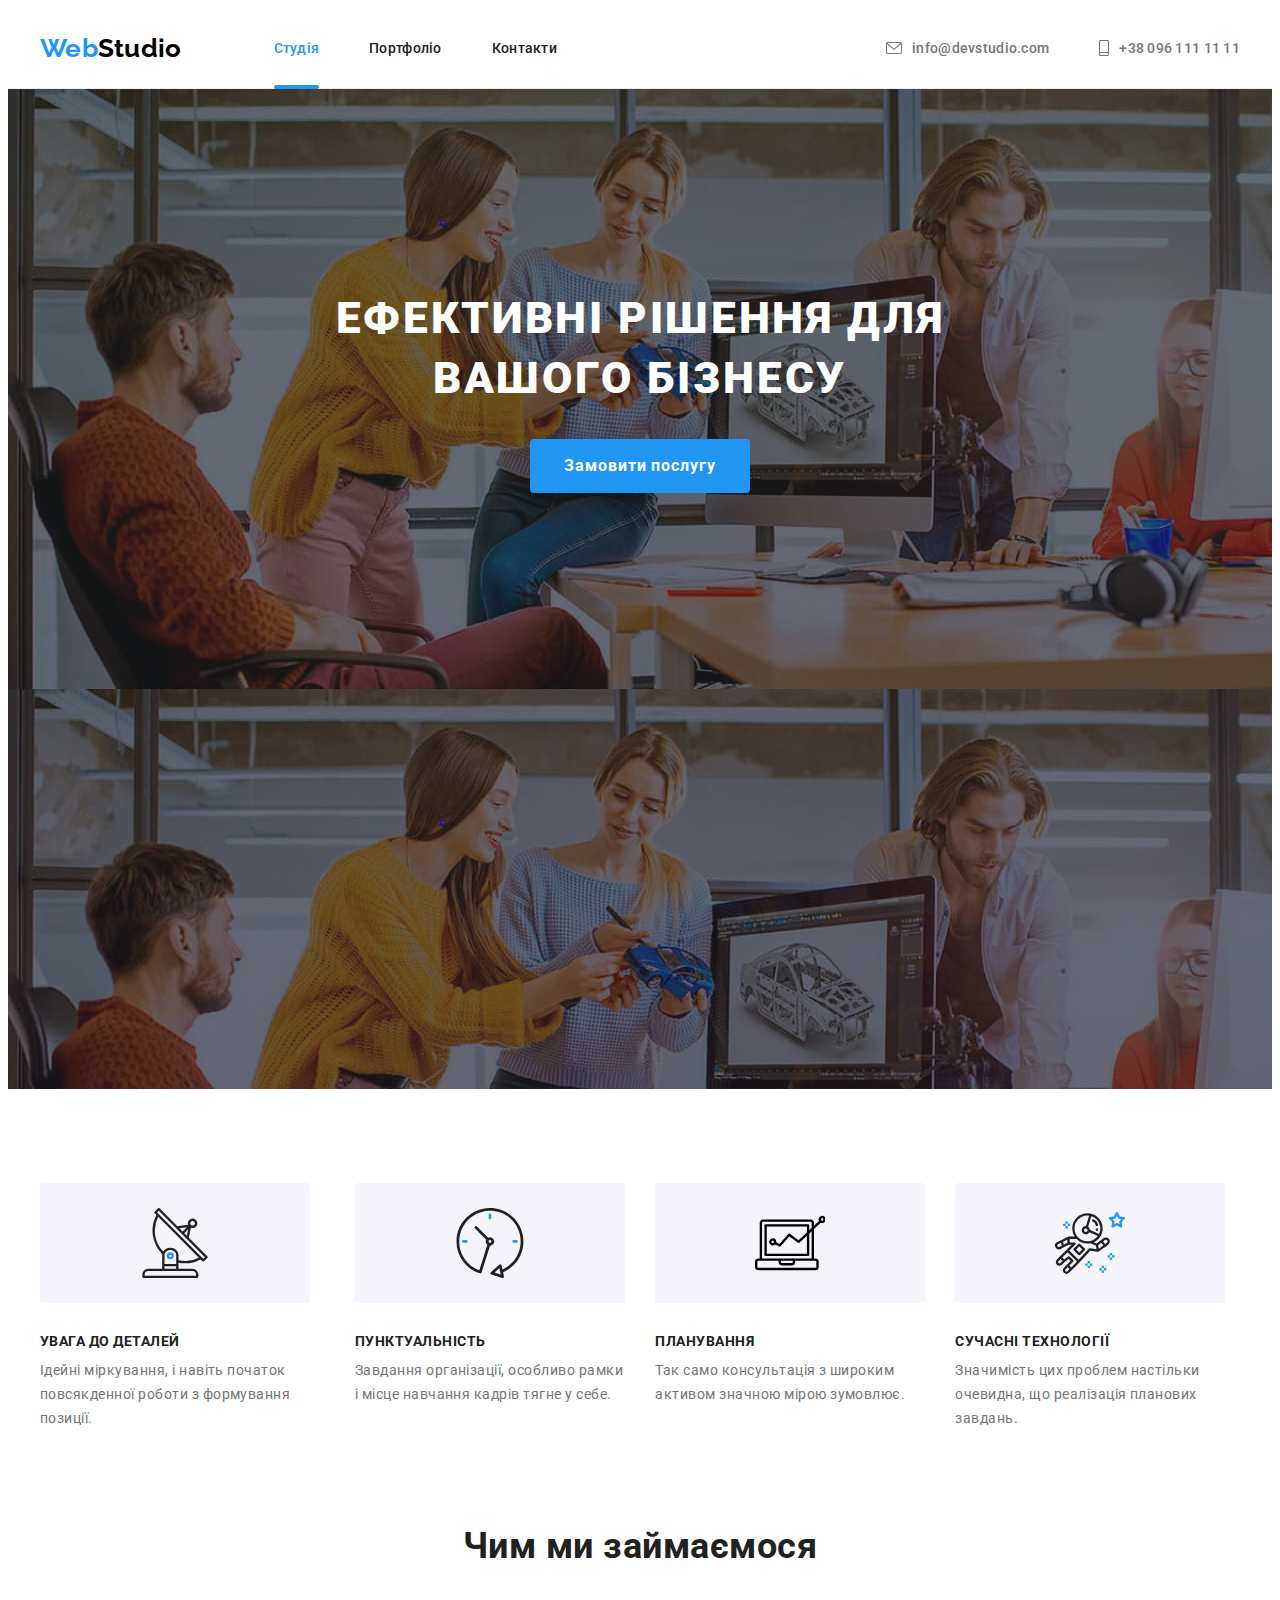
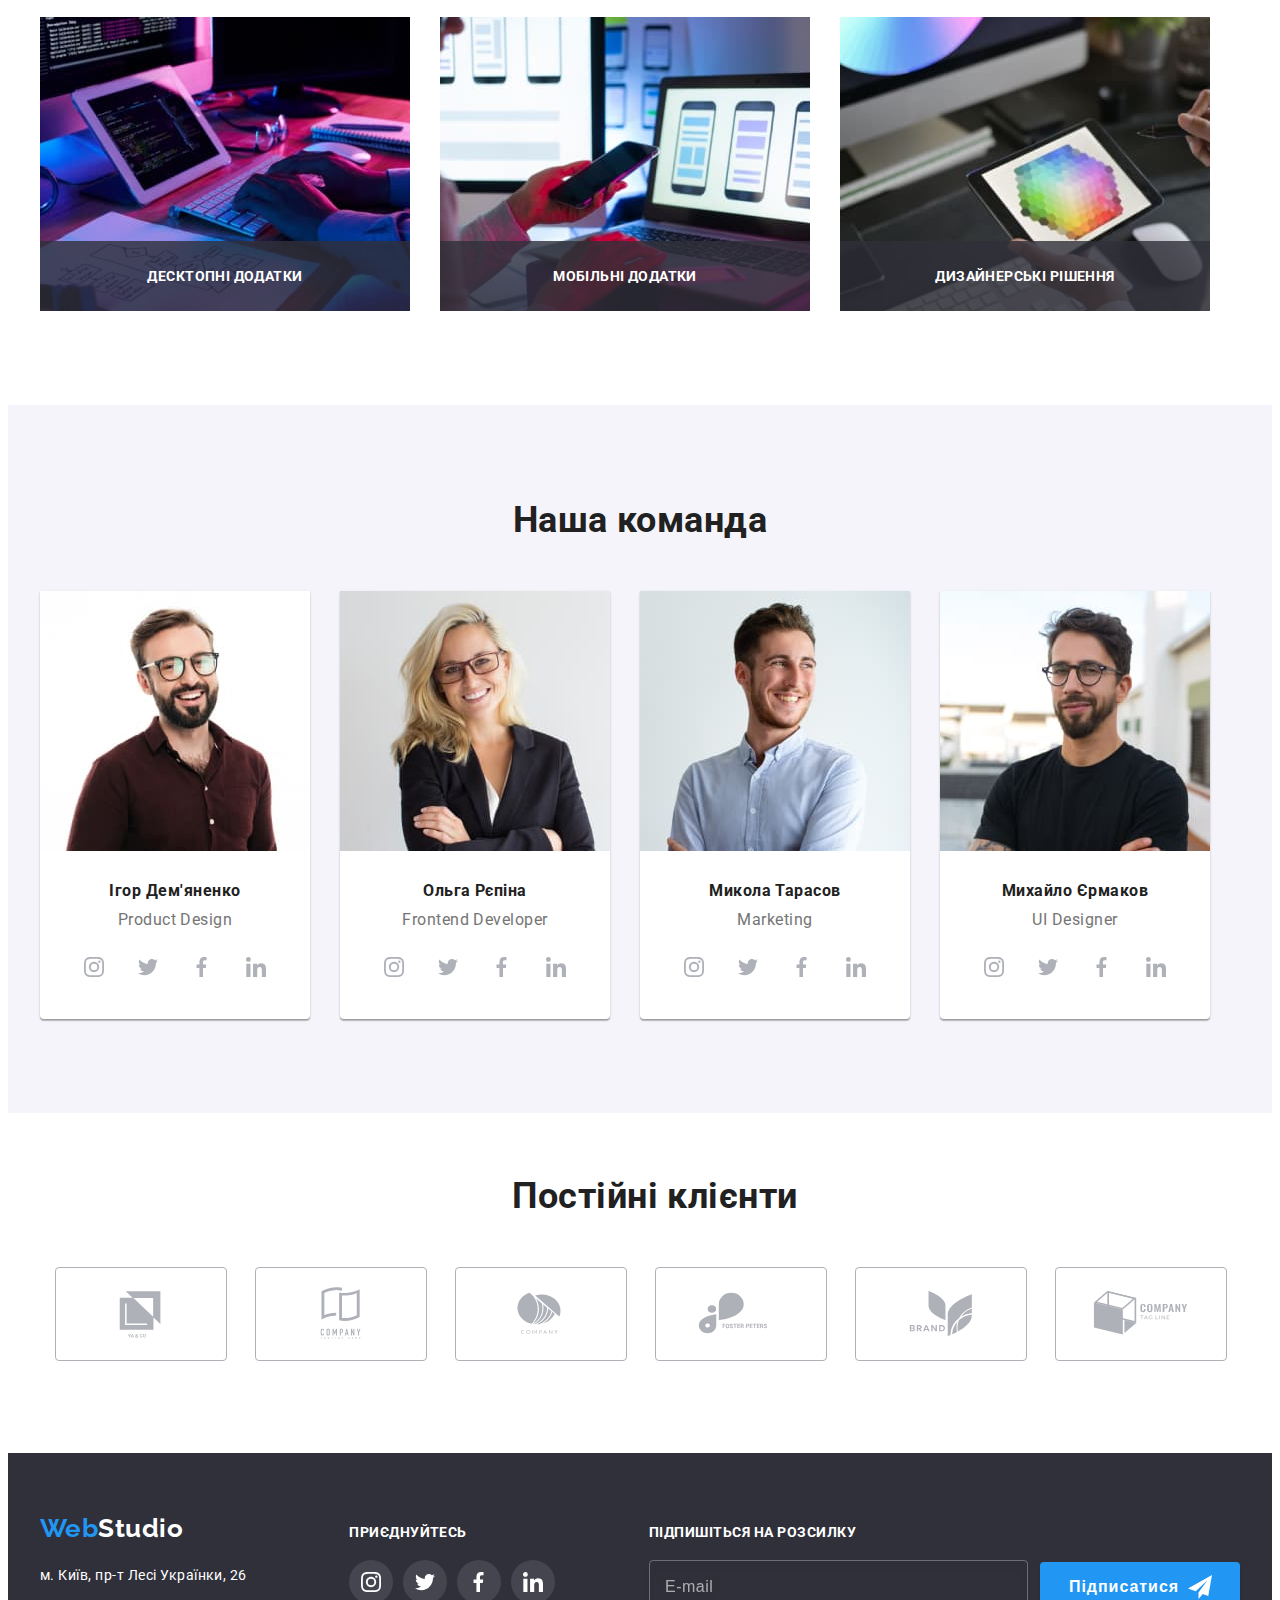
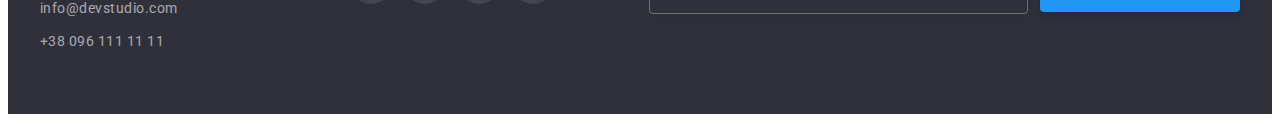
<file: index.html>
<!DOCTYPE html>
<html lang="uk">

<head>
  <meta charset="UTF-8">
  <meta http-equiv="X-UA-Compatible" content="IE=edge">
  <meta name="viewport" content="width=device-width, initial-scale=1.0">
  <title>Document</title>
  <link rel="stylesheet" href="https://cdnjs.cloudflare.com/ajax/libs/modern-normalize/1.1.0/modern-normalize.min.css"
    integrity="sha512-wpPYUAdjBVSE4KJnH1VR1HeZfpl1ub8YT/NKx4PuQ5NmX2tKuGu6U/JRp5y+Y8XG2tV+wKQpNHVUX03MfMFn9Q=="
    crossorigin="anonymous" referrerpolicy="no-referrer" />
  <link href="https://fonts.googleapis.com/css2?family=Raleway:wght@700&family=Roboto:wght@400;500;700;900&display=swap"
    rel="stylesheet">
  <link rel="stylesheet" href="./css/main.min.css">
</head>

<body>
  <header class="header">
    <div class="container-nav container">
      <nav class="nav">
        <a class="logo link" href="./index.html" lang="en">Web<span class="logo-header-studio">Studio</span></a>
        <ul class="list nav-list">
          <li class="nav-item"><a class="link header-nav current" href="./index.html">Студія</a></li>
          <li class="nav-item"><a class="link header-nav" href="./portfolio.html">Портфоліо</a></li>
          <li class="nav-item"><a class="link header-nav" href="#footer">Контакти</a></li>
        </ul>
        <ul class="list header-contacts">
          <li class="header-contact-item"><a class="link link-contacts" href="mailto:info@devstudio.com"> <svg
                class="header-icon" width="16" height="12">
                <use href="./images/symbol-defs.svg#icon-mail"></use>
              </svg> info@devstudio.com</a></li>
          <li class="header-contact-item"><a class="link link-contacts" href="tel:+380961111111"> <svg
                class="header-icon" width="10" height="16">
                <use href="./images/symbol-defs.svg#icon-phone"></use>
              </svg> +38 096 111 11 11</a></li>
        </ul>
      </nav>
    </div>
  </header>

  <main>
    <section class="hero section">
      <div class="container">
        <h1 class="hero__title"> Ефективні рішення для <br> вашого бізнесу </h1>
        <button type="button" class="hero__btn" data-modal-open>Замовити послугу</button>
      </div>
    </section>

    <section class="benefits section">
      <div class="container">
        <h2 class="visually-hidden">Наші переваги</h2>
        <ul class="list list-benefits">
          <li class="item">
            <div class="cont-benefits-icon">
              <svg class="benefits-icon" width="70" height="70">
                <use href="./images/symbol-defs.svg#icon-antenna"></use>
              </svg>
            </div>
            <h3 class="benefits-subtitle">УВАГА ДО ДЕТАЛЕЙ</h3>
            <p class="benefits-text">Ідейні міркування, і навіть початок повсякденної роботи з формування
              позиції.</p>
          </li>
          <li class="item">
            <div class="cont-benefits-icon">
              <svg class="benefits-icon" width="70" height="70">
                <use href="./images/symbol-defs.svg#icon-clock"></use>
              </svg>
            </div>
            <h3 class="benefits-subtitle">ПУНКТУАЛЬНІСТЬ</h3>
            <p class="benefits-text">Завдання організації, особливо рамки і місце навчання кадрів тягне у
              себе.</p>
          </li>
          <li class="item">
            <div class="cont-benefits-icon">
              <svg class="benefits-icon" width="70" height="70">
                <use href="./images/symbol-defs.svg#icon-comp"></use>
              </svg>
            </div>
            <h3 class="benefits-subtitle">ПЛАНУВАННЯ</h3>
            <p class="benefits-text">Так само консультація з широким активом значною мірою зумовлює.</p>
          </li>
          <li class="item">
            <div class="cont-benefits-icon">
              <svg class="benefits-icon" width="70" height="70">
                <use href="./images/symbol-defs.svg#icon-astronaut"></use>
              </svg>
            </div>
            <h3 class="benefits-subtitle">СУЧАСНІ ТЕХНОЛОГІЇ</h3>
            <p class="benefits-text">Значимість цих проблем настільки очевидна, що реалізація планових
              завдань.</p>
          </li>
        </ul>
      </div>
    </section>

    <section class="work section">
      <div class="container">
        <h2 class="work__title">Чим ми займаємося</h2>
        <ul class="list work__list">
          <li class="work__item"><img src="./images/img.jpg" alt="Робота за комп'ютером" width="370" height="294">
            <h3 class="work__text">Десктопні додатки</h3>
          </li>
          <li class="work__item"><img src="./images/phone.jpg" alt="Робота з телефоном та комп'тером" width="370"
              height="294">
            <h3 class="work__text">Мобільні додатки</h3>
          </li>
          <li class="work__item"><img src="./images/color.jpg" alt="Вибір кольору для макету" width="370" height="294">
            <h3 class="work__text">Дизайнерські рішення</h3>
          </li>
        </ul>
      </div>
    </section>

    <section class="team section">
      <div class="container">
        <h2 class="team-title">Наша команда</h2>
        <ul class="list">
          <li class="team-list">
            <img class="img" src="./images/igor.jpg" alt="Хлопець в окулярах та коричневій сорочці" width="270"
              height="260">
            <div class="team-about">
              <h3 class="team-name">Ігор Дем'яненко</h3>
              <p class="team-text">Product Design</p>
              <ul class="list-social">
                <li class="item-social list"><a href="" class="link-social link"> <svg class="soc-icon" width="20"
                      height="20">
                      <use href="./images/symbol-defs.svg#icon-instagram"></use>
                    </svg></a></li>
                <li class="item-social list"><a href="" class="link-social link"><svg class="soc-icon" width="20"
                      height="20">
                      <use href="./images/symbol-defs.svg#icon-twitter"></use>
                    </svg></a></li>
                <li class="item-social list"><a href="" class="link-social link"><svg class="soc-icon" width="20"
                      height="20">
                      <use href="./images/symbol-defs.svg#icon-fb"></use>
                    </svg></a></li>
                <li class="item-social list"><a href="" class="link-social link"><svg class="soc-icon" width="20"
                      height="20">
                      <use href="./images/symbol-defs.svg#icon-linkedin"></use>
                    </svg></a></li>
              </ul>
            </div>
          </li>
          <li class="team-list">
            <img class="img" src="./images/olga.jpg" alt="Білявка в окулярах" width="270" height="260">
            <div class="team-about">
              <h3 class="team-name">Ольга Рєпіна</h3>
              <p class="team-text">Frontend Developer</p>
              <ul class="list-social">
                <li class="item-social list"><a href="" class="link-social link"> <svg class="soc-icon" width="20"
                      height="20">
                      <use href="./images/symbol-defs.svg#icon-instagram"></use>
                    </svg></a></li>
                <li class="item-social list"><a href="" class="link-social link"><svg class="soc-icon" width="20"
                      height="20">
                      <use href="./images/symbol-defs.svg#icon-twitter"></use>
                    </svg></a></li>
                <li class="item-social list"><a href="" class="link-social link"><svg class="soc-icon" width="20"
                      height="20">
                      <use href="./images/symbol-defs.svg#icon-fb"></use>
                    </svg></a></li>
                <li class="item-social list"><a href="" class="link-social link"><svg class="soc-icon" width="20"
                      height="20">
                      <use href="./images/symbol-defs.svg#icon-linkedin"></use>
                    </svg></a></li>
              </ul>
            </div>
          </li>
          <li class="team-list">
            <img class="img" src="./images/mykola.jpg" alt="Усміхнений хлопець у білій сорочці" width="270"
              height="260">
            <div class="team-about">
              <h3 class="team-name">Микола Тарасов</h3>
              <p class="team-text">Marketing</p>
              <ul class="list-social">
                <li class="item-social list"><a href="" class="link-social link"> <svg class="soc-icon" width="20"
                      height="20">
                      <use href="./images/symbol-defs.svg#icon-instagram"></use>
                    </svg></a></li>
                <li class="item-social list"><a href="" class="link-social link"><svg class="soc-icon" width="20"
                      height="20">
                      <use href="./images/symbol-defs.svg#icon-twitter"></use>
                    </svg></a></li>
                <li class="item-social list"><a href="" class="link-social link"><svg class="soc-icon" width="20"
                      height="20">
                      <use href="./images/symbol-defs.svg#icon-fb"></use>
                    </svg></a></li>
                <li class="item-social list"><a href="" class="link-social link"><svg class="soc-icon" width="20"
                      height="20">
                      <use href="./images/symbol-defs.svg#icon-linkedin"></use>
                    </svg></a></li>
              </ul>
            </div>
          </li>
          <li class="team-list">
            <img class="img" src="./images/myhaylo.jpg" alt="Хлопець в окулярах та чорній футболці" width="270"
              height="260">
            <div class="team-about">
              <h3 class="team-name">Михайло Єрмаков</h3>
              <p class="team-text">UI Designer</p>
              <ul class="list-social">
                <li class="item-social list"><a href="" class="link-social link"> <svg class="soc-icon" width="20"
                      height="20">
                      <use href="./images/symbol-defs.svg#icon-instagram"></use>
                    </svg></a></li>
                <li class="item-social list"><a href="" class="link-social link"><svg class="soc-icon" width="20"
                      height="20">
                      <use href="./images/symbol-defs.svg#icon-twitter"></use>
                    </svg></a></li>
                <li class="item-social list"><a href="" class="link-social link"><svg class="soc-icon" width="20"
                      height="20">
                      <use href="./images/symbol-defs.svg#icon-fb"></use>
                    </svg></a></li>
                <li class="item-social list"><a href="" class="link-social link"><svg class="soc-icon" width="20"
                      height="20">
                      <use href="./images/symbol-defs.svg#icon-linkedin"></use>
                    </svg></a></li>
              </ul>
            </div>
          </li>
        </ul>
      </div>
    </section>
    <section class="section clients container">
      <div class="container">
      <h2 class="clients__title"> Постійні клієнти</h2>
      <ul class="clients__list list">
        <li class="clients__item">
          <a href="" class="clients__link link">
            <svg class="clients__icon">
              <use href="./images/symbol-defs.svg#icon-company1"></use>
            </svg>
          </a>
        </li>

        <li class="clients__item">
          <a href="" class="clients__link link">
            <svg class="clients__icon">
              <use href="./images/symbol-defs.svg#icon-company2"></use>
            </svg>
          </a>
        </li>

        <li class="clients__item">
          <a href="" class="clients__link link">
            <svg class="clients__icon">
              <use href="./images/symbol-defs.svg#icon-company3"></use>
            </svg>
          </a>
        </li>

        <li class="clients__item">
          <a href="" class="clients__link link">
            <svg class="clients__icon">
              <use href="./images/symbol-defs.svg#icon-company4"></use>
            </svg>
          </a>
        </li>

        <li class="clients__item">
          <a href="" class="clients__link link">
            <svg class="clients__icon">
              <use href="./images/symbol-defs.svg#icon-company5"></use>
            </svg>
          </a>
        </li>

        <li class="clients__item">
          <a href="" class="clients__link link">
            <svg class="clients__icon">
              <use href="./images/symbol-defs.svg#icon-company6"></use>
            </svg>
          </a>
        </li>
      </ul>
    </div>
    </section>
  </main>
  <footer class="footer " id="footer">
    <div class="container">

      <div class="cont-contacts">
        <a class="link logo logo-foot" href="./index.html" lang="en">Web<span
            class="logo-foooter-studio">Studio</span></a>
        <address>
          <ul class="list footer-list">
            <li class="footer-item"> <a class="link footer-address cont-hover"
                href="https://goo.gl/maps/FNzLWQuzZqBwpCxM9" target="_blank" rel="noopener noreferrer nofollow">м. Київ,
                пр-т Лесі Українки, 26</a> </li>
            <li class="footer-item"> <a class="link footer-cont cont-hover"
                href="mailto:info@devstudio.com">info@devstudio.com</a> <br></li>
            <li class="footer-item"> <a class="link footer-cont cont-hover" href="tel:+380961111111">+38 096
                111 11
                11</a> </li>
          </ul>
        </address>
      </div>
      <div class="invite-container">
        <p class="footer-comming">приєднуйтесь</p>
        <ul class="social-list list footer-sl">
          <li class="item-social list"><a href="" class="link-social link footer-link-social"> <svg class="footer-icon"
                width="20" height="20">
                <use href="./images/symbol-defs.svg#icon-instagram"></use>
              </svg></a></li>
          <li class="item-social list"><a href="" class="link-social link footer-link-social"><svg class="footer-icon"
                width="20" height="20">
                <use href="./images/symbol-defs.svg#icon-twitter"></use>
              </svg></a></li>
          <li class="item-social list"><a href="" class="link-social link footer-link-social"><svg class="footer-icon"
                width="20" height="20">
                <use href="./images/symbol-defs.svg#icon-fb"></use>
              </svg></a></li>
          <li class="item-social list"><a href="" class="link-social link footer-link-social"><svg class="footer-icon"
                width="20" height="20">
                <use href="./images/symbol-defs.svg#icon-linkedin"></use>
              </svg></a></li>
        </ul>
      </div>
      <div class="footer-form-cont">
        <p class="footer-form-title">Підпишіться на розсилку</p>
        <form class="sub-form">
          <div class="footer-form">
          <label for="sub-email" class="visually-hidden">E-mail</label>
          <input type="email" class="sub-input" name="sub-email" placeholder="E-mail" required id="sub-email">
          <div class="btn-cont">
          <button type="submit" class="btn-sub">Підписатися</button>
          <svg class="icon-sub" width="24" height="24">
            <use href="./images/symbol-defs.svg#icon-sub"></use>
          </svg>
            </div>
          </div>
        </form>
      </div>
    </div>
  </footer>

  <div class="backdrop is-hidden" data-modal>
    <div class="modal">
      <button type="button" class="btn-modal" data-modal-close>
        <svg class="icon-close" width="18" height="18">
          <use href="./images/symbol-defs.svg#icon-close"></use>
        </svg>
      </button>
      <p class="modal-title">Залиште свої дані, ми вам передзвонимо</p>
      <form class="modal-form">
        <div class="modal-field">
        <label for="user-name" class="input-lable">Ім'я</label>
        <span class="input-wrapper">
          <input type="text" name="user-name" class="modal-input" required id="user-name">
          <svg class="modal-icon">
            <use href="./images/symbol-defs.svg#icon-person-modal"></use>
          </svg>
        </span>
        </div>

        <div class="modal-field">
        <label for="user-tel" class="input-lable">Телефон</label>
        <span class="input-wrapper">
          <input type="tel" name="user-tel" class="modal-input" required id="user-tel">
          <svg class="modal-icon">
            <use href="./images/symbol-defs.svg#icon-phone-modal"></use>
          </svg>
        </span>
        </div>

          <div class="modal-field">
        <label for="user-email" class="input-lable">Пошта</label>
        <span class="input-wrapper">
          <input type="email" name="user-email" class="modal-input" required id="user-email">
          <svg class="modal-icon">
            <use href="./images/symbol-defs.svg#icon-email-modal"></use>
          </svg>
        </span>
        </div>
        <div class="modal-field">
          <label for="user-text" class="input-lable">Коментар</label>
          <textarea name="user-text" id="user-text" class="modal-textarea"
          placeholder="Введіть текст"></textarea>
        </div>

        <div class="modal-field check-road">
          <input type="checkbox" id="policy"  name="policy" class="modal-check visually-hidden" required value="true">
          <label for="policy" class="check-text">
        <span>
          <svg class="check-icon" width="16" height="15">
            <use href="./images/symbol-defs.svg#icon-check"></use>
          </svg>
        </span> 
        Погоджуюся з розсилкою та приймаю <a href="#" class="check-link">Умови договору</a></label>
        </div>

        <button type="submit" class="btn-send">Відправити</button>

      </form>
    </div>
  </div>

  <script src="./js/modal.js"></script>
</body>

</html>
</file>
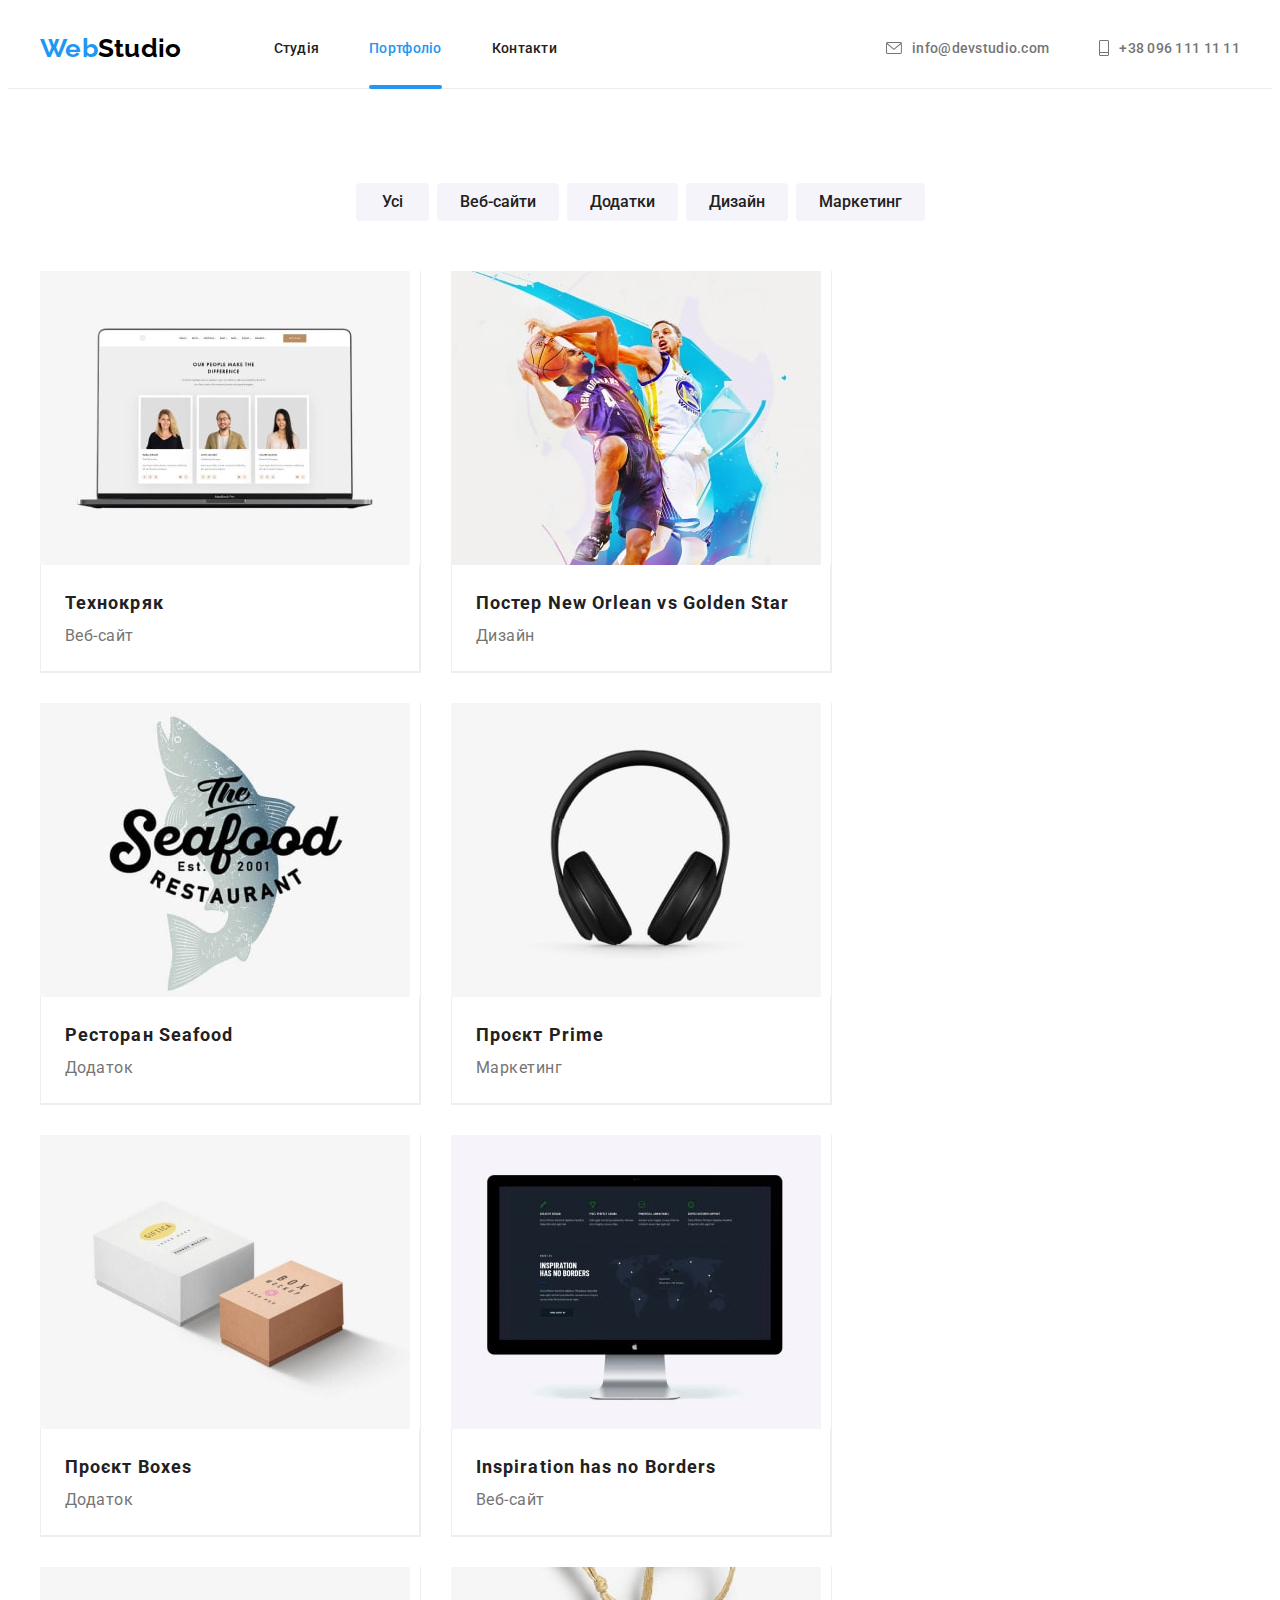
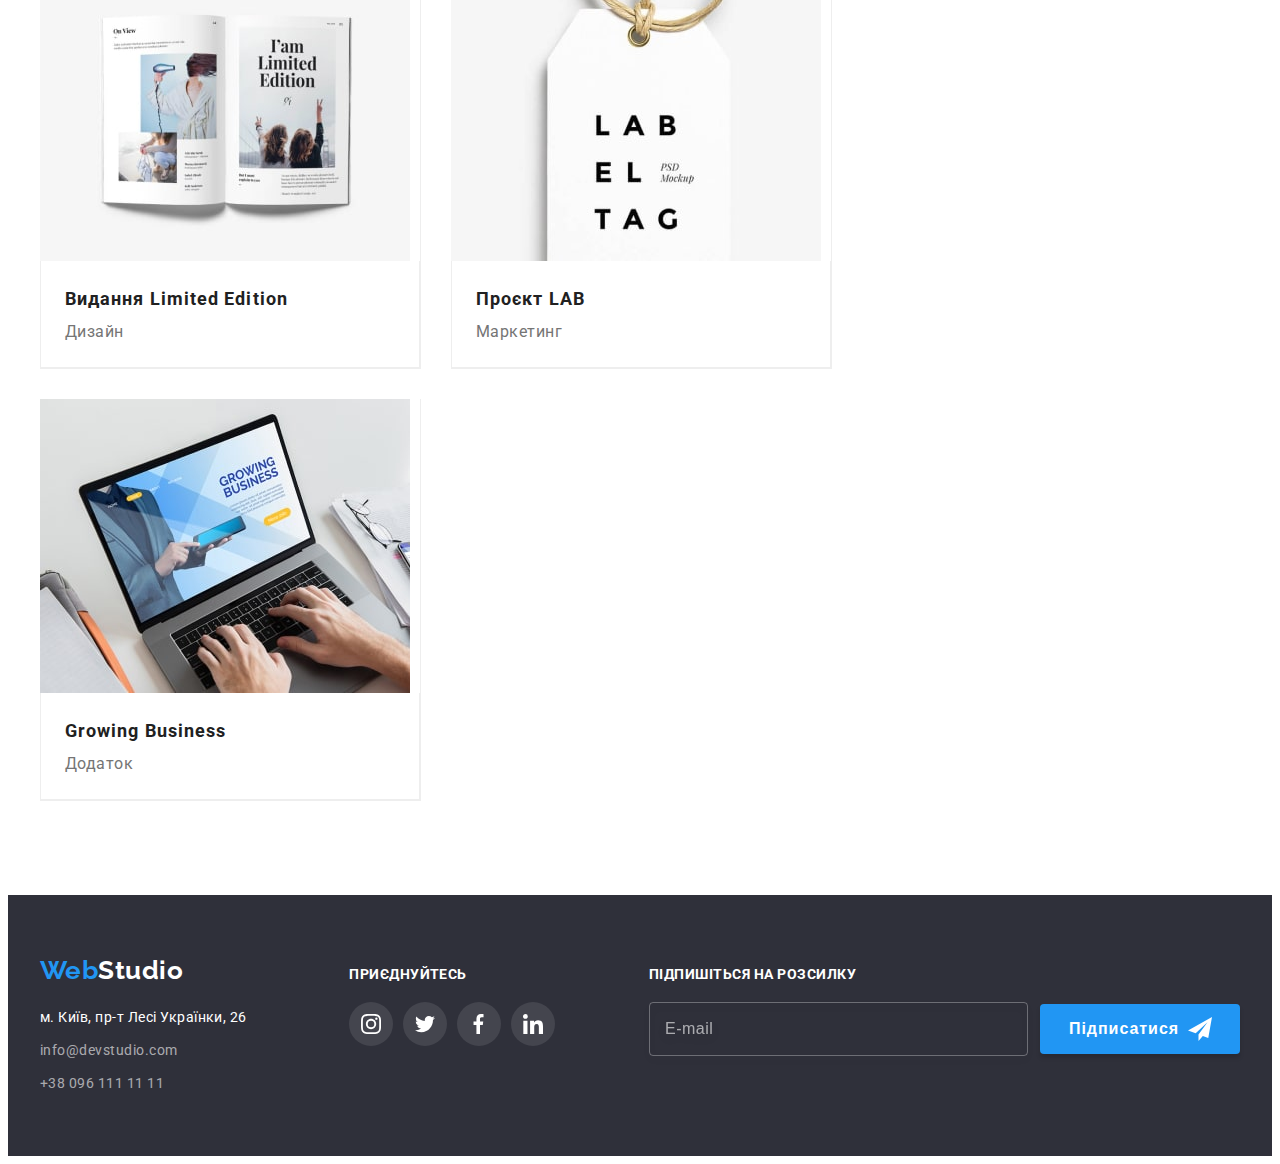
<file: portfolio.html>
<!DOCTYPE html>
<html lang="uk">

<head>
  <meta charset="UTF-8">
  <meta http-equiv="X-UA-Compatible" content="IE=edge">
  <meta name="viewport" content="width=device-width, initial-scale=1.0">
  <title>Portfolio</title>
  <link rel="stylesheet" href="https://cdnjs.cloudflare.com/ajax/libs/modern-normalize/1.1.0/modern-normalize.min.css"
    integrity="sha512-wpPYUAdjBVSE4KJnH1VR1HeZfpl1ub8YT/NKx4PuQ5NmX2tKuGu6U/JRp5y+Y8XG2tV+wKQpNHVUX03MfMFn9Q=="
    crossorigin="anonymous" referrerpolicy="no-referrer" />
  <link href="https://fonts.googleapis.com/css2?family=Raleway:wght@700&family=Roboto:wght@400;500;700;900&display=swap"
    rel="stylesheet">
  
  <link rel="stylesheet" href="./css/main.min.css">
  


</head>

<body>
<header class="header">
  <div class="container-nav container">
    <nav class="nav">
      <a class="logo link" href="./index.html" lang="en">Web<span class="logo-header-studio">Studio</span></a>
      <ul class="list nav-list">
        <li class="nav-item"><a class="link header-nav" href="./index.html">Студія</a></li>
        <li class="nav-item"><a class="link header-nav  current" href="./portfolio.html">Портфоліо</a></li>
        <li class="nav-item"><a class="link header-nav" href="#footer">Контакти</a></li>
      </ul>
      <ul class="list header-contacts">
        <li class="header-contact-item"><a class="link link-contacts" href="mailto:info@devstudio.com"> <svg
              class="header-icon" width="16" height="12">
              <use href="./images/symbol-defs.svg#icon-mail"></use>
            </svg> info@devstudio.com</a></li>
        <li class="header-contact-item"><a class="link link-contacts" href="tel:+380961111111"> <svg class="header-icon"
              width="10" height="16">
              <use href="./images/symbol-defs.svg#icon-phone"></use>
            </svg> +38 096 111 11 11</a></li>
      </ul>
    </nav>
  </div>
</header>

  <main>
    <section class="section">
      <div class="container">
      <h2 class="visually-hidden">Портфоліо</h2>
      <div>
      <ul class="list btn-filter">
        <li><button type="button" class="btn-filtr">Усі</button></li>
        <li><button type="button" class="btn-filtr">Веб-сайти</button></li>
        <li><button type="button" class="btn-filtr">Додатки</button></li>
        <li><button type="button" class="btn-filtr">Дизайн</button></li>
        <li><button type="button" class="btn-filtr">Маркетинг</button></li>
      </ul>
      </div>
      <div>
      <ul class="list list-example">
        <li class="examples-item">
             <a class="link link-examples" href="#">         
              <div class="for-overlay">    
              <img src="./images/portfolio1.jpg" alt="Екран ноутбука" Width="370" Height="294">
                  <p class="overlay">Ресурс пропонує комплексні пропозиції з різним рівнем функціоналу та сервісів. Все це дозволить відвідувачу отримати вичерпні відомості про компанію чи приватну особу.</p>
              </div>
                  <div class="cont-porfolio">
                    <h3 class="examples-title">Технокряк</h3> 
                    <p class="examples-text">Веб-сайт</p>
                  </div>
              </a>
        </li>
        <li class="examples-item">
              <a  class="link link-examples" href="#">           
                <div class="for-overlay">  
                <img src="./images/portfolio2.jpg" alt="Два баскетболіста" Width="370" Height="294">
                  <p class="overlay">Ресурс пропонує комплексні пропозиції з різним рівнем функціоналу та сервісів. Все це дозволить відвідувачу отримати вичерпні відомості про компанію чи приватну особу.</p>
                </div>
                  <div class="cont-porfolio">
                    <h3 class="examples-title">Постер New Orlean vs Golden Star</h3>
                    <p class="examples-text">Дизайн</p>
                  </div>
              </a>
        </li>
        <li class="examples-item">
              <a  class="link link-examples" href="#">
                <div class="for-overlay">
                <img src="./images/portfolio3.jpg" alt="Лого ресторану Seafood" Width="370" Height="294">
                <p class="overlay">Ресурс пропонує комплексні пропозиції з різним рівнем функціоналу та сервісів. Все це дозволить відвідувачу отримати вичерпні відомості про компанію чи приватну особу.</p>
                </div>
                <div class="cont-porfolio">
                  <h3 class="examples-title">Ресторан Seafood</h3>
                  <p class="examples-text">Додаток</p>
                </div>
              </a>
        </li>
        <li class="examples-item">
              <a class="link link-examples"  href="#">
                <div class="for-overlay">
                <img src="./images/portfolio4.jpg" alt="Навушники" Width="370" Height="294">
                <p class="overlay">Ресурс пропонує комплексні пропозиції з різним рівнем функціоналу та сервісів. Все це дозволить відвідувачу отримати вичерпні відомості про компанію чи приватну особу.</p>
                </div>
                <div class="cont-porfolio">
                  <h3 class="examples-title">Проєкт Prime</h3>
                  <p class="examples-text">Маркетинг</p>
                </div>
              </a>
        </li>
        <li class="examples-item">
              <a  class="link link-examples" href="#">
                <div class="for-overlay">
                <img src="./images/portfolio5.jpg" alt="Дві коробки" Width="370" Height="294">
                <p class="overlay">Ресурс пропонує комплексні пропозиції з різним рівнем функціоналу та сервісів. Все це дозволить відвідувачу отримати вичерпні відомості про компанію чи приватну особу.</p>
                </div>
                <div class="cont-porfolio">
                  <h3 class="examples-title">Проєкт Boxes</h3>
                  <p class="examples-text">Додаток</p>
                </div>
              </a>
        </li>
        <li class="examples-item">
              <a class="link link-examples"  href="#">
                <div class="for-overlay">
                <img src="./images/portfolio6.jpg" alt="Зображення веб-сайту на моніторі" Width="370" Height="294">
                <p class="overlay">Ресурс пропонує комплексні пропозиції з різним рівнем функціоналу та сервісів. Все це дозволить відвідувачу отримати вичерпні відомості про компанію чи приватну особу.</p>
                </div>
                <div class="cont-porfolio">
                <h3 class="examples-title">Inspiration has no Borders</h3>
                <p class="examples-text">Веб-сайт</p>
                </div>
              </a>
        </li>
        <li class="examples-item">
              <a class="link link-examples"  href="#">
                <div class="for-overlay">
                <img src="./images/portfolio7.jpg" alt="Розгорнута книга" Width="370" Height="294">
                <p class="overlay">Ресурс пропонує комплексні пропозиції з різним рівнем функціоналу та сервісів. Все це дозволить відвідувачу отримати вичерпні відомості про компанію чи приватну особу.</p>
             </div><div class="cont-porfolio">
                <h3 class="examples-title">Видання Limited Edition</h3>
                <p class="examples-text">Дизайн</p>
                </div>
              </a>
        </li>
        <li class="examples-item">
              <a  class="link link-examples" href="#">
                <div class="for-overlay">
                <img src="./images/portfolio8.jpg" alt="Лейбл" Width="370" Height="294">
                <p class="overlay">Ресурс пропонує комплексні пропозиції з різним рівнем функціоналу та сервісів. Все це дозволить відвідувачу отримати вичерпні відомості про компанію чи приватну особу.</p>
                </div>
                <div class="cont-porfolio">
                  <h3 class="examples-title">Проєкт LAB</h3>
                  <p class="examples-text">Маркетинг</p>
                </div>
              </a>
        </li>
        <li class="examples-item" >
              <a class="link link-examples"  href="#">
                <div class="for-overlay">
                <img src="./images/portfolio9.jpg" alt="Лейбл" Width="370" Height="294">
                <p class="overlay">Ресурс пропонує комплексні пропозиції з різним рівнем функціоналу та сервісів. Все це дозволить відвідувачу отримати вичерпні відомості про компанію чи приватну особу.</p>
                </div>
                <div class="cont-porfolio">
                  <h3 class="examples-title">Growing Business</h3>
                  <p class="examples-text">Додаток</p>
                </div>
              </a>
        </li>
      </ul>
      </div>
      </div>
    </section>

  </main>

  <footer class="footer " id="footer">
    <div class="container">
  
      <div class="cont-contacts">
        <a class="link logo logo-foot" href="./index.html" lang="en">Web<span
            class="logo-foooter-studio">Studio</span></a>
        <address>
          <ul class="list footer-list">
            <li class="footer-item"> <a class="link footer-address cont-hover"
                href="https://goo.gl/maps/FNzLWQuzZqBwpCxM9" target="_blank" rel="noopener noreferrer nofollow">м. Київ,
                пр-т Лесі Українки, 26</a> </li>
            <li class="footer-item"> <a class="link footer-cont cont-hover"
                href="mailto:info@devstudio.com">info@devstudio.com</a> <br></li>
            <li class="footer-item"> <a class="link footer-cont cont-hover" href="tel:+380961111111">+38 096
                111 11
                11</a> </li>
          </ul>
        </address>
      </div>
      <div class="invite-container">
        <p class="footer-comming">приєднуйтесь</p>
        <ul class="social-list list footer-sl">
          <li class="item-social list"><a href="" class="link-social link footer-link-social"> <svg class="footer-icon"
                width="20" height="20">
                <use href="./images/symbol-defs.svg#icon-instagram"></use>
              </svg></a></li>
          <li class="item-social list"><a href="" class="link-social link footer-link-social"><svg class="footer-icon"
                width="20" height="20">
                <use href="./images/symbol-defs.svg#icon-twitter"></use>
              </svg></a></li>
          <li class="item-social list"><a href="" class="link-social link footer-link-social"><svg class="footer-icon"
                width="20" height="20">
                <use href="./images/symbol-defs.svg#icon-fb"></use>
              </svg></a></li>
          <li class="item-social list"><a href="" class="link-social link footer-link-social"><svg class="footer-icon"
                width="20" height="20">
                <use href="./images/symbol-defs.svg#icon-linkedin"></use>
              </svg></a></li>
        </ul>
      </div>
      <div class="footer-form-cont">
        <p class="footer-form-title">Підпишіться на розсилку</p>
        <form class="sub-form">
          <div class="footer-form">
            <label for="sub-email"></label>
            <input type="email" class="sub-input" name="sub-email" placeholder="E-mail" required id="sub-email">
            <div class="btn-cont">
              <button type="submit" class="btn-sub">Підписатися</button>
              <svg class="icon-sub" width="24" height="24">
                <use href="./images/symbol-defs.svg#icon-sub"></use>
              </svg>
            </div>
          </div>
        </form>
      </div>
    </div>
  </footer>


</body>

</html>
</file>
<file: css/main.min.css>
:root{--bgc-basic: #FFFFFF;--bgc-second: #2F303A;--bgc-team: #F5F4FA;--color-blue: #2196F3;--color-font-first: #757575;--color-font-logo: #000000;--color-font-second: #212121;--color-font-third: #ffffff;--color-font-contacts: rgba(255, 255, 255, 0.6);--btn-hero-bgc-active: #188CE8;--bgc-benefits: #F5F4FA;--icon-color: #afb1b8;--bgc-footer: #2F303A;--color-border: #EEEEEE;--color-placeholder: rgba(117, 117, 117, 0.5)}h1,h2,h3,h4,h5,h6,p{margin:0}ul{margin:0;padding:0}.visually-hidden{position:absolute;white-space:nowrap;width:1px;height:1px;overflow:hidden;border:0;padding:0;clip:rect(0 0 0 0);-webkit-clip-path:inset(50%);clip-path:inset(50%);margin:-1px}body{background-color:var(--bgc-basic);font-family:"Roboto",sans-serif,"Raleway",sans-serif;color:var(--color-font-first);letter-spacing:.03em}.link{text-decoration:none}.list{list-style:none}.container{width:1200px;padding-left:15px;padding-right:15px;margin:0 auto}.section{padding:94px 0}img{display:block;max-width:100%;height:auto}.backdrop{position:fixed;top:0;width:100%;height:100%;background-color:rgba(0,0,0,.2);transition:opacity 250ms linear,visibility 250ms linear}.modal{position:absolute;width:528px;min-height:581px;transform:translate(-50%, -50%) scale(1);transition:transform 250ms linear;top:50%;left:50%;background-color:var(--bgc-basic);box-shadow:0px 1px 3px rgba(0,0,0,.12),0px 1px 1px rgba(0,0,0,.14),0px 2px 1px rgba(0,0,0,.2);border-radius:4px;padding:40px}.modal-send{margin-left:auto;margin-right:auto}.modal-title{font-weight:700;font-size:20px;line-height:23px;text-align:center;color:var(--color-font-second);margin-bottom:15px}.modal-input{width:100%;height:40px;background-color:rgba(0,0,0,0);border:1px solid rgba(33,33,33,.2);border-radius:4px;padding:0 0 0 40px;font-size:14px;line-height:14px;letter-spacing:.01em;color:var(--color-font-first);transition:border-color 250ms cubic-bezier(0.4, 0, 0.2, 1)}.modal-input:focus,.modal-input:hover,.modal-input:active{border-color:var(--color-blue);outline:0;outline-offset:0;cursor:text}.modal-input::-moz-placeholder{font-weight:400;font-size:12px;line-height:14px;letter-spacing:.01em;color:var(--color-placeholder)}.modal-input:-ms-input-placeholder{font-weight:400;font-size:12px;line-height:14px;letter-spacing:.01em;color:var(--color-placeholder)}.modal-input::placeholder{font-weight:400;font-size:12px;line-height:14px;letter-spacing:.01em;color:var(--color-placeholder)}.input-lable{display:block;font-size:12px;line-height:1.1666666667;letter-spacing:.01em;color:var(--color-font-first)}.modal-icon{position:absolute;width:18px;height:18px;display:flex;align-items:center;left:11px;top:50%;transform:translateY(-50%);fill:var(--color-font-second);transition:fill 250ms cubic-bezier(0.4, 0, 0.2, 1)}.modal-input:focus+.modal-icon,.modal-input:hover+.modal-icon,.modal-input:active+.modal-icon{fill:var(--color-blue)}.backdrop.is-hidden .modal{transform:translate(-50%, -50%) skew(45deg)}.modal-field{margin-bottom:10px}.input-wrapper{position:relative;display:block;margin-top:4px}.imput-comment{padding-left:15px}.modal-textarea{width:100%;height:120px;background-color:rgba(0,0,0,0);border:1px solid rgba(33,33,33,.2);border-radius:4px;margin-top:4px;resize:none;padding:12px 16px;font-size:14px;line-height:14px;letter-spacing:.01em;color:var(--color-font-first);transition:border-color 250ms cubic-bezier(0.4, 0, 0.2, 1)}.modal-textarea:focus,.modal-textarea:hover,.modal-textarea:active{border-color:var(--color-blue);outline:0;outline-offset:0;cursor:text}::-moz-placeholder{font-weight:400;font-size:12px;line-height:14px;letter-spacing:.01em;color:rgba(117,117,117,.5)}:-ms-input-placeholder{font-weight:400;font-size:12px;line-height:14px;letter-spacing:.01em;color:rgba(117,117,117,.5)}::placeholder{font-weight:400;font-size:12px;line-height:14px;letter-spacing:.01em;color:rgba(117,117,117,.5)}.btn-modal{position:absolute;display:flex;align-items:center;justify-content:center;top:8px;right:8px;background-color:rgba(0,0,0,0);width:30px;height:30px;border:1px solid rgba(0,0,0,.1);border-radius:50%;cursor:text;transition:color 250ms cubic-bezier(0.4, 0, 0.2, 1)}.btn-modal:hover,.btn-modal:focus{color:var(--color-blue)}.icon-close{fill:currentColor;transition:fill 250ms cubic-bezier(0.4, 0, 0.2, 1)}.icon-close:hover,.icon-close:focus{fill:var(--color-blue)}.btn-send{display:block;min-width:200px;height:50px;padding:10px 52px;margin:0 auto;background:var(--color-blue);border:1px solid rgba(0,0,0,0);box-shadow:0px 4px 4px rgba(0,0,0,.15);border-radius:4px;font-family:inherit;font-weight:700;font-size:16px;line-height:1.88;align-items:center;text-align:center;letter-spacing:.06em;color:var(--color-font-third);transition:cursor 250ms cubic-bezier(0.4, 0, 0.2, 1),background-color 250ms cubic-bezier(0.4, 0, 0.2, 1)}.btn-send:hover,.btn-send:focus{background-color:var(--btn-hero-bgc-active);cursor:pointer}.check-road{display:flex;box-sizing:border-box;margin-top:20px;margin-bottom:30px;align-items:center;justify-content:center;cursor:pointer}.check-click{margin-right:10px}.check-text{display:flex;justify-content:center;font-weight:400;font-size:14px;line-height:1.17;letter-spacing:.03em;color:var(--color-font-first)}.check-text span{width:16px;height:15px;border:2px solid #212121;border-radius:2px;margin-right:10px;fill:rgba(0,0,0,0);transition:border 250ms cubic-bezier(0.4, 0, 0.2, 1),background-color 250ms cubic-bezier(0.4, 0, 0.2, 1),border-color 250ms cubic-bezier(0.4, 0, 0.2, 1),cursor 250ms cubic-bezier(0.4, 0, 0.2, 1),fill 250ms cubic-bezier(0.4, 0, 0.2, 1)}.modal-check:checked+.check-text span{background-color:var(--color-blue);border:none;fill:var(--bgc-basic);cursor:pointer}.modal-check:hover+.check-text span,.modal-check:focus+.check-text span{border-color:var(--color-blue);cursor:pointer}.check-link{color:var(--color-blue);padding-left:5px;font-weight:400;font-size:14px;line-height:1.17;letter-spacing:.03em;transition:color 250ms cubic-bezier(0.4, 0, 0.2, 1),-webkit-text-decoration-line color 250ms cubic-bezier(0.4, 0, 0.2, 1);transition:color 250ms cubic-bezier(0.4, 0, 0.2, 1),text-decoration-line color 250ms cubic-bezier(0.4, 0, 0.2, 1);transition:color 250ms cubic-bezier(0.4, 0, 0.2, 1),text-decoration-line color 250ms cubic-bezier(0.4, 0, 0.2, 1),-webkit-text-decoration-line color 250ms cubic-bezier(0.4, 0, 0.2, 1)}.check-link:hover,.check-link:focus{color:var(--btn-hero-bgc-active);-webkit-text-decoration-line:none;text-decoration-line:none}.is-hidden{opacity:0;visibility:hidden;pointer-events:none}.sub-input{width:360px;height:50px;background-color:rgba(0,0,0,0);border:1px solid rgba(255,255,255,.3);filter:drop-shadow(0px 4px 4px rgba(0, 0, 0, 0.15));border-radius:4px;font-weight:400;font-size:16px;line-height:1.25;display:flex;align-items:center;letter-spacing:.03em;color:rgba(255,255,255,.6);padding-left:15px;transition:border-color 250ms cubic-bezier(0.4, 0, 0.2, 1)}.sub-input:focus,.sub-input:hover,.sub-input:active{border-color:var(--color-blue);outline:0;outline-offset:0;cursor:pointer}.footer-form{position:relative;display:flex;justify-content:space-between;align-items:center}.footer-form input::-moz-placeholder{font-weight:400;font-size:16px;line-height:1.25;display:flex;align-items:center;letter-spacing:.03em;color:rgba(255,255,255,.6)}.footer-form input:-ms-input-placeholder{font-weight:400;font-size:16px;line-height:1.25;display:flex;align-items:center;letter-spacing:.03em;color:rgba(255,255,255,.6)}.footer-form input::placeholder{font-weight:400;font-size:16px;line-height:1.25;display:flex;align-items:center;letter-spacing:.03em;color:rgba(255,255,255,.6)}.btn-sub{display:block;outline:rgba(0,0,0,0);cursor:pointer;padding:10px 62px 10px 29px;border-width:0;width:200px;height:50px;background:#2196f3;box-shadow:0px 4px 4px rgba(0,0,0,.15);border-radius:4px;border-color:rgba(0,0,0,0);font-weight:700;font-size:16px;line-height:1.88;align-items:center;text-align:center;letter-spacing:.06em;color:var(--color-font-third);margin-left:12px;transition:background-color 250ms cubic-bezier(0.4, 0, 0.2, 1)}.btn-sub:hover,.btn-sub:focus{background-color:var(--btn-hero-bgc-active)}.btn-cont.btn-sub{display:block}.icon-sub{position:absolute;fill:var(--bgc-basic);top:50%;right:28px;transform:translateY(-50%);cursor:pointer}.btn-filtr{font-family:inherit;font-weight:500;font-size:16px;line-height:1.5;text-align:center;color:var(--color-font-second);background-color:#f5f4fa;cursor:pointer;min-width:73px;height:38px;border-radius:4px;border:1px solid rgba(0,0,0,0);padding:6px 22px;transition:color 250ms cubic-bezier(0.4, 0, 0.2, 1),background-color 250ms cubic-bezier(0.4, 0, 0.2, 1),box-shadow 250ms cubic-bezier(0.4, 0, 0.2, 1)}.btn-filtr:hover,.btn-filtr:focus{color:var(--color-font-third);background-color:var(--color-blue);box-shadow:0px 3px 1px rgba(0,0,0,.1),0px 1px 2px rgba(0,0,0,.08),0px 2px 2px rgba(0,0,0,.12)}.btn-filter{display:flex;gap:8px;margin-bottom:50px;justify-content:center}.hero{padding-top:200px;padding-bottom:200px;text-align:center;max-width:1600px;min-height:600px;margin-left:auto;margin-right:auto;background-image:linear-gradient(rgba(47, 58, 55, 0.4), rgba(47, 48, 58, 0.4)),url(../images/hero.jpg)}.hero__title{margin-bottom:30px;margin-left:auto;margin-right:auto;max-width:696px;font-weight:900;font-size:44px;line-height:1.36;text-align:center;letter-spacing:.06em;text-transform:uppercase;color:var(--color-font-third)}.hero__btn{display:inline-block;min-width:200px;border-radius:4px;border-color:rgba(0,0,0,0);padding:10px 32px;margin:0 auto;font-family:inherit;font-weight:700;font-size:16px;line-height:1.88;align-items:center;text-align:center;letter-spacing:.06em;color:var(--color-font-third);background-color:var(--color-blue);cursor:pointer;transition:background-color 250ms cubic-bezier(0.4, 0, 0.2, 1)}.hero__btn:hover,.hero__btn:focus{background-color:var(--btn-hero-bgc-active)}.clients{padding-top:62px;padding-bottom:94px}.clients__title{margin-bottom:50px;font-size:36px;line-height:1.17;text-align:center;color:var(--color-font-second)}.clients__list{text-align:center;gap:30px;display:flex;color:var(--icon-color)}.clients__item{width:170px;height:92px}.clients__icon{display:block;width:106px;height:60px;fill:currentColor}.clients__link{display:flex;justify-content:center;align-items:center;height:100%;width:100%;color:var(--icon-color);border:1px solid var(--icon-color);border-radius:4px;transition:color 250ms cubic-bezier(0.4, 0, 0.2, 1),background-color 250ms cubic-bezier(0.4, 0, 0.2, 1),border 250ms cubic-bezier(0.4, 0, 0.2, 1)}.clients__link:hover,.clients__link:focus{color:var(--color-blue);border-color:var(--color-blue)}.footer{background-color:#2f303a;padding-top:60px;padding-bottom:60px;display:flex}.footer .container{align-items:baseline;display:flex;justify-content:space-between}.logo-foooter-studio{color:var(--color-font-third)}.footer-address{font-style:normal;font-size:14px;line-height:1.71;color:var(--color-font-third);transition:color 250ms cubic-bezier(0.4, 0, 0.2, 1)}.footer-cont{font-style:normal;font-size:14px;line-height:1.71;color:var(--color-font-contacts);transition:color 250ms cubic-bezier(0.4, 0, 0.2, 1)}.cont-hover:hover,.cont-hover:focus{color:var(--color-blue)}.logo-foot{margin-right:0}.footer-list{margin-top:20px}.footer-item:not(:last-child){margin-bottom:9px}.footer-comming{font-weight:700;width:116px;height:16px;font-size:14px;line-height:16px;text-transform:uppercase;margin-bottom:20px}.invite-container{color:var(--color-font-third);margin-left:70px}.footer-form-cont{color:var(--color-font-third);display:inline-block;margin-left:90px;margin-right:0}.footer-form-title{min-width:200px;font-weight:700;font-size:14px;line-height:16px;text-transform:uppercase;margin-bottom:20px}.footer-sl{margin-left:70px;display:flex;gap:10px}.social-list{margin-left:0}.footer-icon{fill:var(--color-font-third)}.footer-link-social{background:rgba(255,255,255,.1);transition:background-color 250ms cubic-bezier(0.4, 0, 0.2, 1)}.team{background-color:var(--bgc-team)}.team .list{display:flex}.team-list{text-align:center;line-height:1.19;background-color:var(--bgc-basic);box-shadow:0px 1px 3px rgba(0,0,0,.12),0px 1px 1px rgba(0,0,0,.14),0px 2px 1px rgba(0,0,0,.2);border-radius:0px 0px 4px 4px}.team-list:not(:last-child){margin-right:30px}.team-title{margin-bottom:50px;font-size:36px;line-height:1.17;text-align:center;color:var(--color-font-second)}.team-name{margin-bottom:10px;font-size:16px;color:var(--color-font-second)}.team-text{font-size:16px;margin-bottom:16px}.team-about{padding:30px 32px;box-sizing:border-box}.list-social{display:flex;justify-content:center;gap:10px}.item-social{width:44px;height:44px}.link-social{width:100%;height:100%;border-radius:50%;display:flex;align-items:center;justify-content:center;color:var(--icon-color);transition:color 250ms cubic-bezier(0.4, 0, 0.2, 1),background-color 250ms cubic-bezier(0.4, 0, 0.2, 1)}.link-social:hover,.link-social:focus{background-color:var(--color-blue);color:var(--bgc-basic);fill:var(--bgc-basic)}.soc-icon{fill:currentColor;transition:fill 250ms cubic-bezier(0.4, 0, 0.2, 1),background-color 250ms cubic-bezier(0.4, 0, 0.2, 1)}.team-list .soc-icon:hover,.team-list .soc-icon:focus{background-color:var(--color-blue);color:var(--bgc-basic);fill:var(--bgc-basic)}.work{padding-top:0}.work .list{display:flex}.work__title{margin-bottom:50px;font-size:36px;line-height:1.17;text-align:center;color:var(--color-font-second)}.work__item{position:relative}.work__item:not(:last-child){width:370px;margin-right:30px}.work__text{position:absolute;bottom:0;display:flex;align-items:center;justify-content:center;width:100%;height:70px;font-size:14px;line-height:1.1428571429;letter-spacing:.03em;text-transform:uppercase;background-color:rgba(47,48,58,.8);color:var(--color-font-third)}.list-example{display:flex;flex-wrap:wrap;gap:30px}.examples-title{flex-wrap:nowrap;font-size:18px;line-height:2;letter-spacing:.06em;color:var(--color-font-second)}.examples-text{font-size:16px;line-height:1.875;color:var(--color-font-first)}.examples-item{background-color:var(--color-font-third);width:calc((100% - 60px)/3);border-right:1px solid var(--color-border);border-bottom:1px solid var(--color-border)}.cont-porfolio{border-right:1px solid var(--color-border);border-bottom:1px solid var(--color-border);border-left:1px solid var(--color-border);padding:20px 24px}.link-examples{display:block;transition:box-shadow 250ms cubic-bezier(0.4, 0, 0.2, 1)}.link-examples:hover,.link-examples:focus{box-shadow:0px 1px 1px rgba(0,0,0,.12),0px 4px 4px rgba(0,0,0,.06),1px 4px 6px rgba(0,0,0,.16)}.for-overlay{position:relative;overflow:hidden}.overlay{position:absolute;top:0;left:0;background-color:rgba(33,150,243,.9);width:100%;height:100%;padding:63px 24px;font-size:18px;line-height:1.56;color:var(--color-font-third);opacity:0;transition:transform 250ms cubic-bezier(0.4, 0, 0.2, 1),opacity 250ms cubic-bezier(0.4, 0, 0.2, 1);transform:translateY(100%)}.link-examples:hover .overlay{opacity:1;transform:translateY(0)}.benefits-subtitle{margin-bottom:10px;font-size:14px;line-height:1.1429;text-transform:uppercase;color:var(--color-font-second)}.benefits-text{font-size:14px;line-height:1.71}.list-benefits{display:flex}.list-benefits .item:not(:last-child){margin-right:30px}.cont-benefits-icon{background-color:var(--bgc-benefits);margin-bottom:30px;height:120px;width:270px;display:flex;justify-content:center;align-items:center;border-radius:4px}.list-example{display:flex;flex-wrap:wrap;gap:30px}.examples-title{flex-wrap:nowrap;font-size:18px;line-height:2;letter-spacing:.06em;color:var(--color-font-second)}.examples-text{font-size:16px;line-height:1.875;color:var(--color-font-first)}.examples-item{background-color:var(--color-font-third);width:calc((100% - 60px)/3);border-right:1px solid var(--color-border);border-bottom:1px solid var(--color-border)}.cont-porfolio{border-right:1px solid var(--color-border);border-bottom:1px solid var(--color-border);border-left:1px solid var(--color-border);padding:20px 24px}.link-examples{display:block;transition:box-shadow 250ms cubic-bezier(0.4, 0, 0.2, 1)}.link-examples:hover,.link-examples:focus{box-shadow:0px 1px 1px rgba(0,0,0,.12),0px 4px 4px rgba(0,0,0,.06),1px 4px 6px rgba(0,0,0,.16)}.for-overlay{position:relative;overflow:hidden}.overlay{position:absolute;top:0;left:0;background-color:rgba(33,150,243,.9);width:100%;height:100%;padding:63px 24px;font-size:18px;line-height:1.56;color:var(--color-font-third);opacity:0;transition:transform 250ms cubic-bezier(0.4, 0, 0.2, 1),opacity 250ms cubic-bezier(0.4, 0, 0.2, 1);transform:translateY(100%)}.link-examples:hover .overlay{opacity:1;transform:translateY(0)}.header{font-weight:500;font-size:14px;line-height:1.1429;letter-spacing:.02em;border-bottom:1px solid #ececec}.nav{display:flex;align-items:center}.logo{align-items:center;text-align:center;margin-right:92px;font-family:"Raleway";font-style:normal;font-weight:700;font-size:26px;line-height:1.1923;color:var(--color-blue)}.logo-header-studio{color:var(--color-font-logo)}.header-nav{position:relative;display:block;padding-top:32px;padding-bottom:32px;color:var(--color-font-second);transition:color 250ms cubic-bezier(0.4, 0, 0.2, 1)}.nav-list{display:flex;align-items:center}.header-contacts{display:flex;margin-left:auto}.header-contact-item+.header-contact-item{margin-left:50px}.header-contact-item{transition:color 250ms cubic-bezier(0.4, 0, 0.2, 1)}.nav-item:not(:last-child){margin-right:50px}.header-nav:hover,.header-nav:focus{color:var(--color-blue)}.header-nav.current{color:var(--color-blue)}.header-nav.current::after{content:"";position:absolute;width:100%;height:4px;bottom:-1px;left:0;background-color:var(--color-blue);border-radius:2px}.link-contacts{display:flex;color:var(--color-font-first);padding-top:32px;padding-bottom:32px;align-items:center;transition:color 250ms cubic-bezier(0.4, 0, 0.2, 1)}.header-icon{margin-right:10px;fill:currentColor;transition:fill 250ms cubic-bezier(0.4, 0, 0.2, 1)}.link-contacts:hover,.link-contacts:focus{color:var(--color-blue)}.link-contacts:hover .header-icon,.link-contacts:focus .header-icon{fill:var(--color-blue)}.conteiner-nav{display:flex;align-items:center;justify-content:space}/*# sourceMappingURL=main.min.css.map */
</file>
